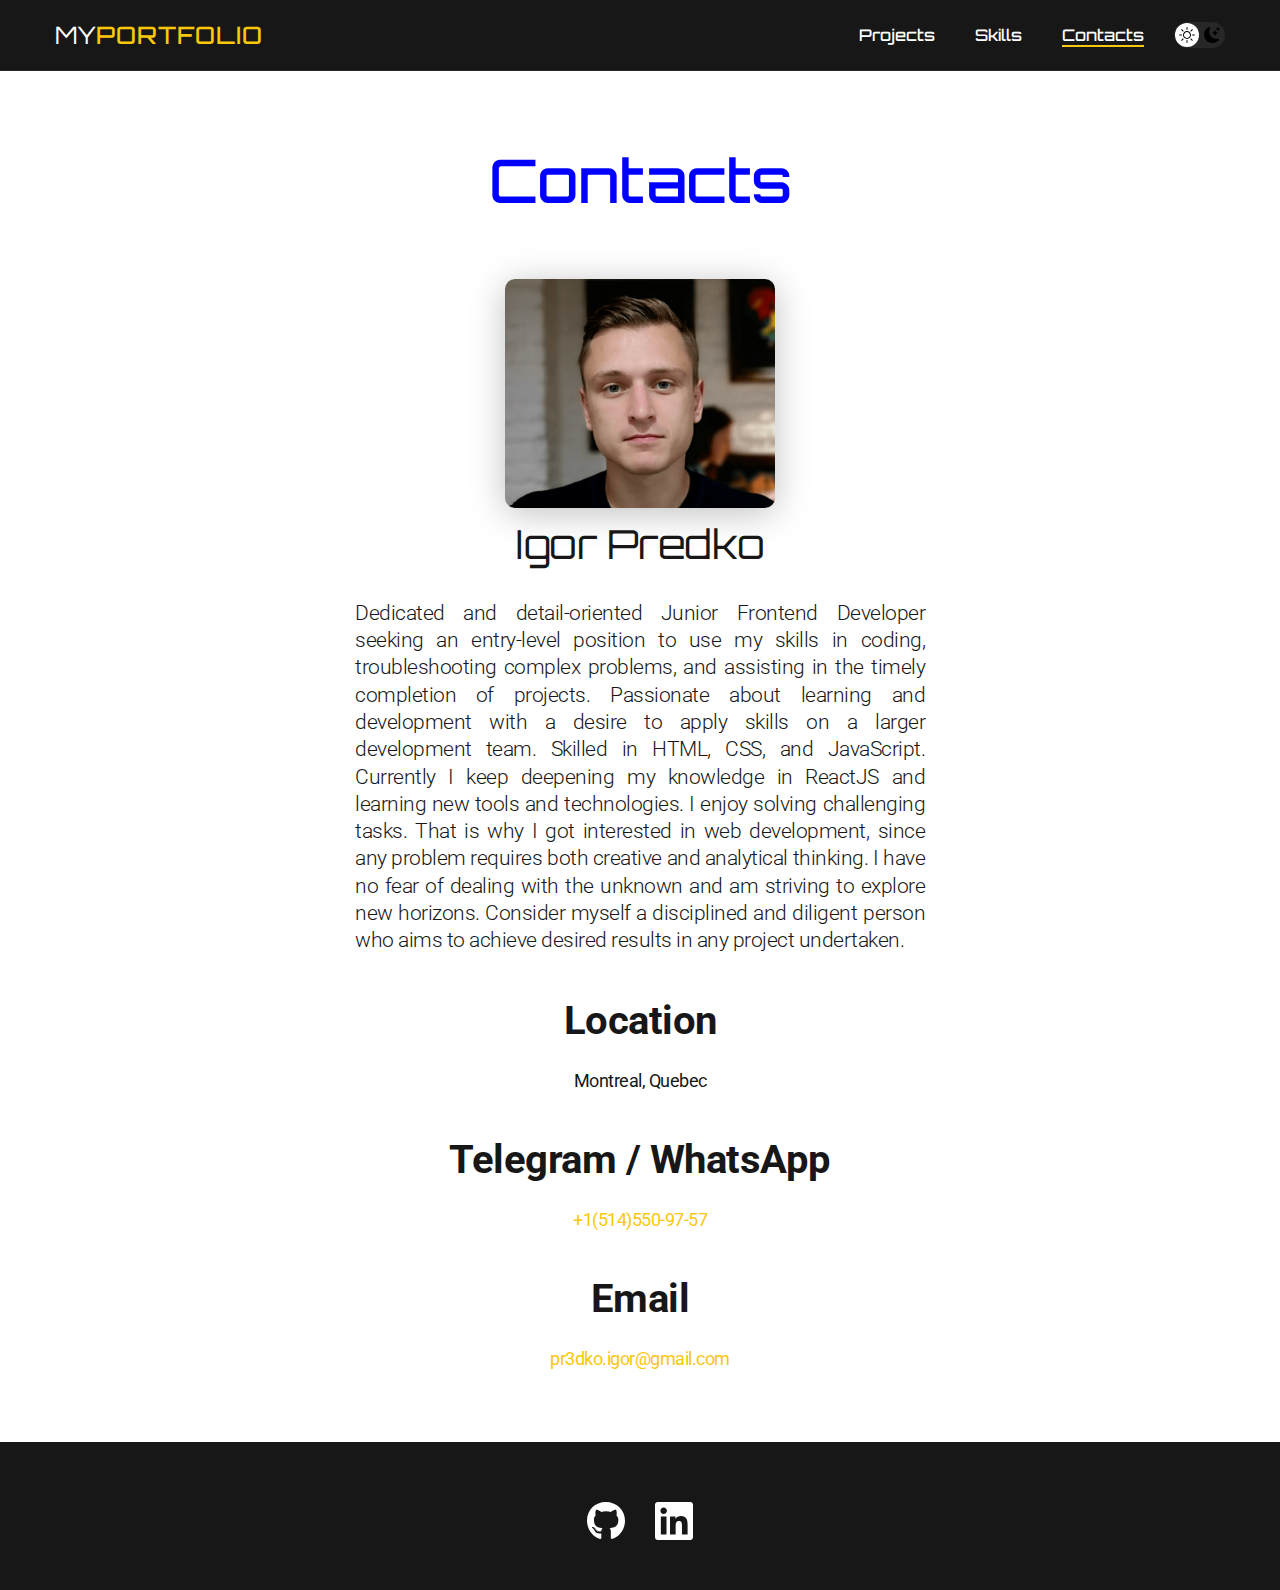
<file: contacts.html>
<!DOCTYPE html>
<html lang="en">
  <head>
    <meta charset="UTF-8" />
    <meta http-equiv="X-UA-Compatible" content="IE=edge" />
    <meta name="viewport" content="width=device-width, initial-scale=1.0" />
    <title>My portfolio</title>
    <link rel="stylesheet" href="./css/main.css" />
    <link rel="preconnect" href="https://fonts.googleapis.com" />
    <link rel="preconnect" href="https://fonts.gstatic.com" crossorigin />
    <link
      href="https://fonts.googleapis.com/css2?family=Orbitron:wght@500&display=swap"
      rel="stylesheet"
    />
    <link rel="preconnect" href="https://fonts.googleapis.com" />
    <link rel="preconnect" href="https://fonts.gstatic.com" crossorigin />
    <link
      href="https://fonts.googleapis.com/css2?family=Roboto:wght@300&display=swap"
      rel="stylesheet"
    />
    <link
      rel="stylesheet"
      href="https://cdnjs.cloudflare.com/ajax/libs/font-awesome/6.2.1/css/all.min.css"
    />
  </head>
  <body>
    <nav class="nav">
      <div class="container">
        <div class="nav-row">
          <a href="./index.html" class="logo">MY<strong>portfolio</strong></a>

          <button class="dark-mode-btn">
            <img
              src="./img/icons/sun.svg"
              alt="Light mode"
              class="dark-mode-btn__icon"
            />
            <img
              src="./img/icons/moon.svg"
              alt="Dark mode"
              class="dark-mode-btn__icon"
            />
          </button>

          <ul class="nav-list">
            <li class="nav-list__item">
              <a href="./index.html" class="nav-list__link">Projects</a>
            </li>
            <li class="nav-list__item">
              <a href="./skills.html" class="nav-list__link">Skills</a>
            </li>
            <li class="nav-list__item">
              <a
                href="./contacts.html"
                class="nav-list__link nav-list__link--active"
                >Contacts</a
              >
            </li>
          </ul>
        </div>
      </div>
    </nav>

    <main class="section">
      <div class="container">
        <h1 class="title-1">Contacts</h1>

        <ul class="content-list">
          <li class="content-list-pic">
            <img class="profileImg" src="./img/well hello.png" alt="" />
            <h2 class="title-2 myName">Igor Predko</h2>
            <p class="profile-info">
              Dedicated and detail-oriented Junior Frontend Developer seeking an
              entry-level position to use my skills in coding, troubleshooting
              complex problems, and assisting in the timely completion of
              projects. Passionate about learning and development with a desire
              to apply skills on a larger development team. Skilled in HTML,
              CSS, and JavaScript. Currently I keep deepening my knowledge in
              ReactJS and learning new tools and technologies. I enjoy solving
              challenging tasks. That is why I got interested in web
              development, since any problem requires both creative and
              analytical thinking. I have no fear of dealing with the unknown
              and am striving to explore new horizons. Consider myself a
              disciplined and diligent person who aims to achieve desired
              results in any project undertaken.
            </p>
          </li>
          <li class="content-list__item">
            <h2 class="title-2">Location</h2>
            <p>Montreal, Quebec</p>
          </li>
          <li class="content-list__item">
            <h2 class="title-2">Telegram / WhatsApp</h2>
            <p><a href="tel:+15145509757">+1(514)550-97-57</a></p>
          </li>
          <li class="content-list__item">
            <h2 class="title-2">Email</h2>
            <p>
              <a href="mailto:pr3dko.igor@gmail.com">pr3dko.igor@gmail.com</a>
            </p>
          </li>
        </ul>
      </div>
    </main>

    <footer class="footer">
      <div class="container">
        <div class="footer__wrapper">
          <ul class="social">
            <li class="social__item">
              <a href="https://github.com/IgorPredko"
                ><img src="./img/icons/gitHub.svg" alt="Link"
              /></a>
            </li>
            <li class="social__item">
              <a href="https://www.linkedin.com/in/igor-predko-539ab0262/"
                ><img src="./img/icons/linkedIn.svg" alt="Link"
              /></a>
            </li>
          </ul>
        </div>
      </div>
    </footer>

    <script src="./js/main.js"></script>
  </body>
</html>
</file>
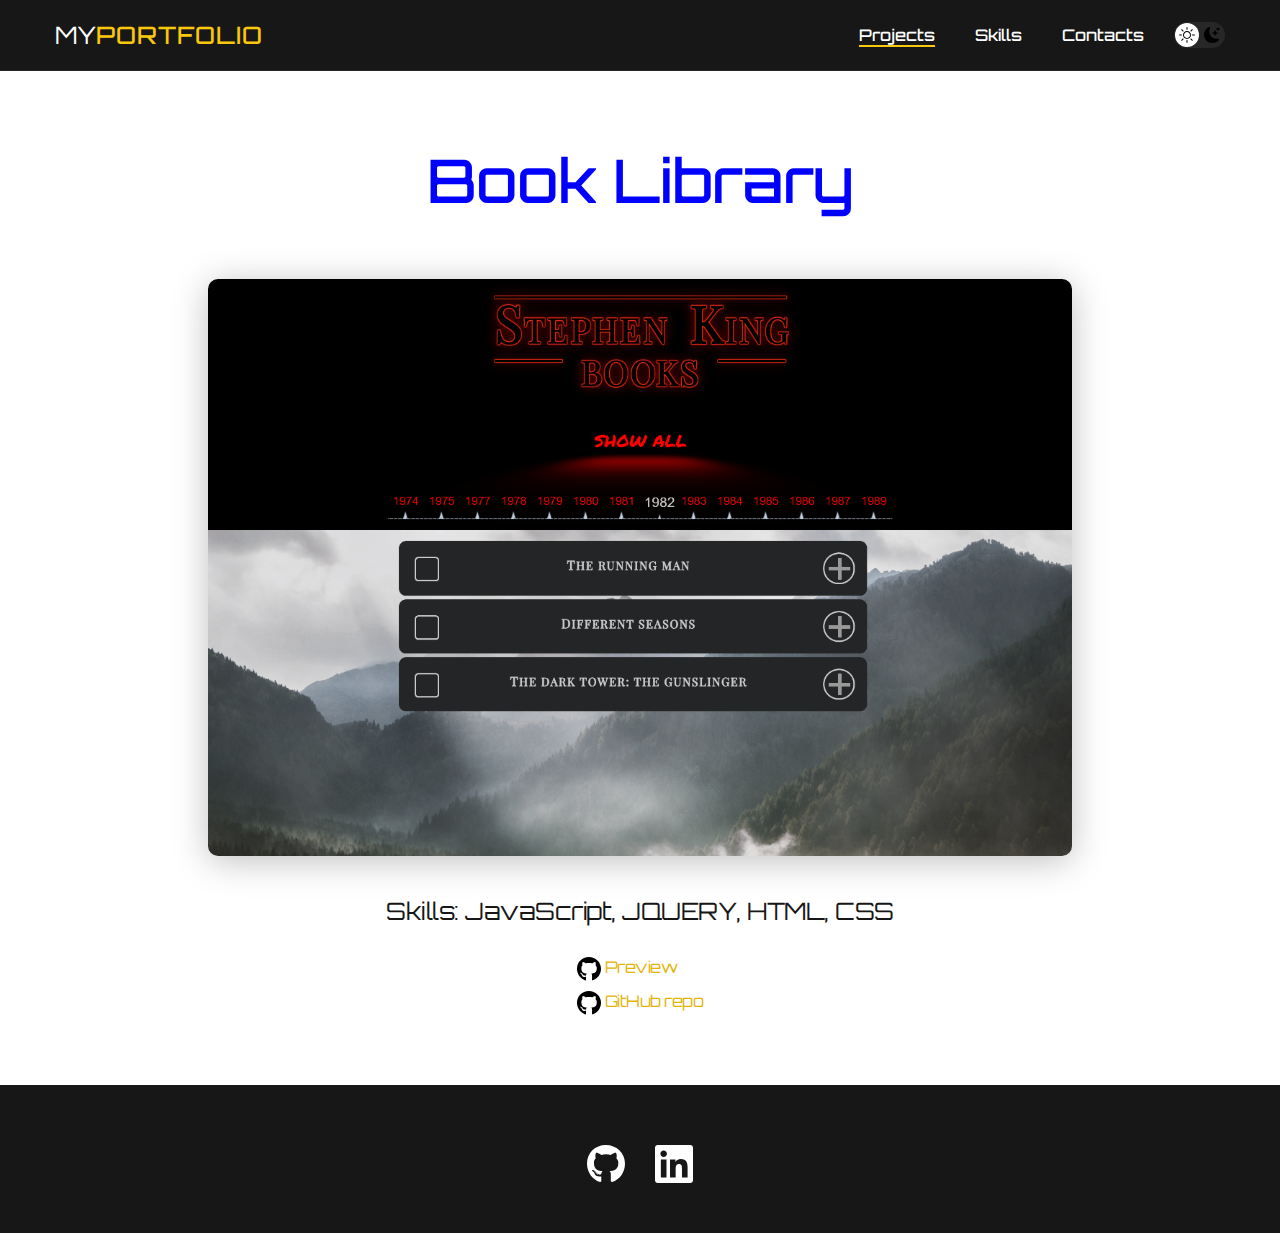
<file: project-page-2.html>
<!DOCTYPE html>
<html lang="en">
  <head>
    <meta charset="UTF-8" />
    <meta http-equiv="X-UA-Compatible" content="IE=edge" />
    <meta name="viewport" content="width=device-width, initial-scale=1.0" />
    <title>My portfolio</title>
    <link rel="stylesheet" href="./css/main.css" />
    <link rel="preconnect" href="https://fonts.googleapis.com" />
    <link rel="preconnect" href="https://fonts.gstatic.com" crossorigin />
    <link
      href="https://fonts.googleapis.com/css2?family=Orbitron:wght@500&display=swap"
      rel="stylesheet"
    />
    <link rel="preconnect" href="https://fonts.googleapis.com" />
    <link rel="preconnect" href="https://fonts.gstatic.com" crossorigin />
    <link
      href="https://fonts.googleapis.com/css2?family=Roboto:wght@300&display=swap"
      rel="stylesheet"
    />
    <link
      rel="stylesheet"
      href="https://cdnjs.cloudflare.com/ajax/libs/font-awesome/6.2.1/css/all.min.css"
    />
  </head>
  <body>
    <nav class="nav">
      <div class="container">
        <div class="nav-row">
          <a href="./index.html" class="logo">MY<strong>portfolio</strong></a>

          <button class="dark-mode-btn">
            <img
              src="./img/icons/sun.svg"
              alt="Light mode"
              class="dark-mode-btn__icon"
            />
            <img
              src="./img/icons/moon.svg"
              alt="Dark mode"
              class="dark-mode-btn__icon"
            />
          </button>

          <ul class="nav-list">
            <li class="nav-list__item">
              <a
                href="./index.html"
                class="nav-list__link nav-list__link--active"
                >Projects</a
              >
            </li>
            <li class="nav-list__item">
              <a href="./skills.html" class="nav-list__link">Skills</a>
            </li>
            <li class="nav-list__item">
              <a href="./contacts.html" class="nav-list__link">Contacts</a>
            </li>
          </ul>
        </div>
      </div>
    </nav>

    <main class="section">
      <div class="container">
        <div class="project-details">
          <h1 class="title-1">Book Library</h1>

          <img
            src="./img/projects/02.png"
            alt=""
            class="project-details__cover"
          />

          <div class="project-details__desc">
            <p>Skills: JavaScript, JQUERY, HTML, CSS</p>
          </div>
          <div class="github-links">
            <a
              href="https://igorpredko.github.io/Sk-Books-Library/"
              class="btn-outline"
            >
              <img src="./img/icons/gitHub-black.svg" alt="" />
              Preview
            </a>

            <a
              href="https://github.com/IgorPredko/Sk-Books-Library"
              class="btn-outline"
            >
              <img src="./img/icons/gitHub-black.svg" alt="" />
              GitHub repo
            </a>
          </div>
        </div>
      </div>
    </main>

    <footer class="footer">
      <div class="container">
        <div class="footer__wrapper">
          <ul class="social">
            <li class="social__item">
              <a href="https://github.com/IgorPredko"
                ><img src="./img/icons/gitHub.svg" alt="Link"
              /></a>
            </li>
            <li class="social__item">
              <a href="https://www.linkedin.com/in/igor-predko-539ab0262/"
                ><img src="./img/icons/linkedIn.svg" alt="Link"
              /></a>
            </li>
          </ul>
        </div>
      </div>
    </footer>

    <script src="./js/main.js"></script>
  </body>
</html>
</file>
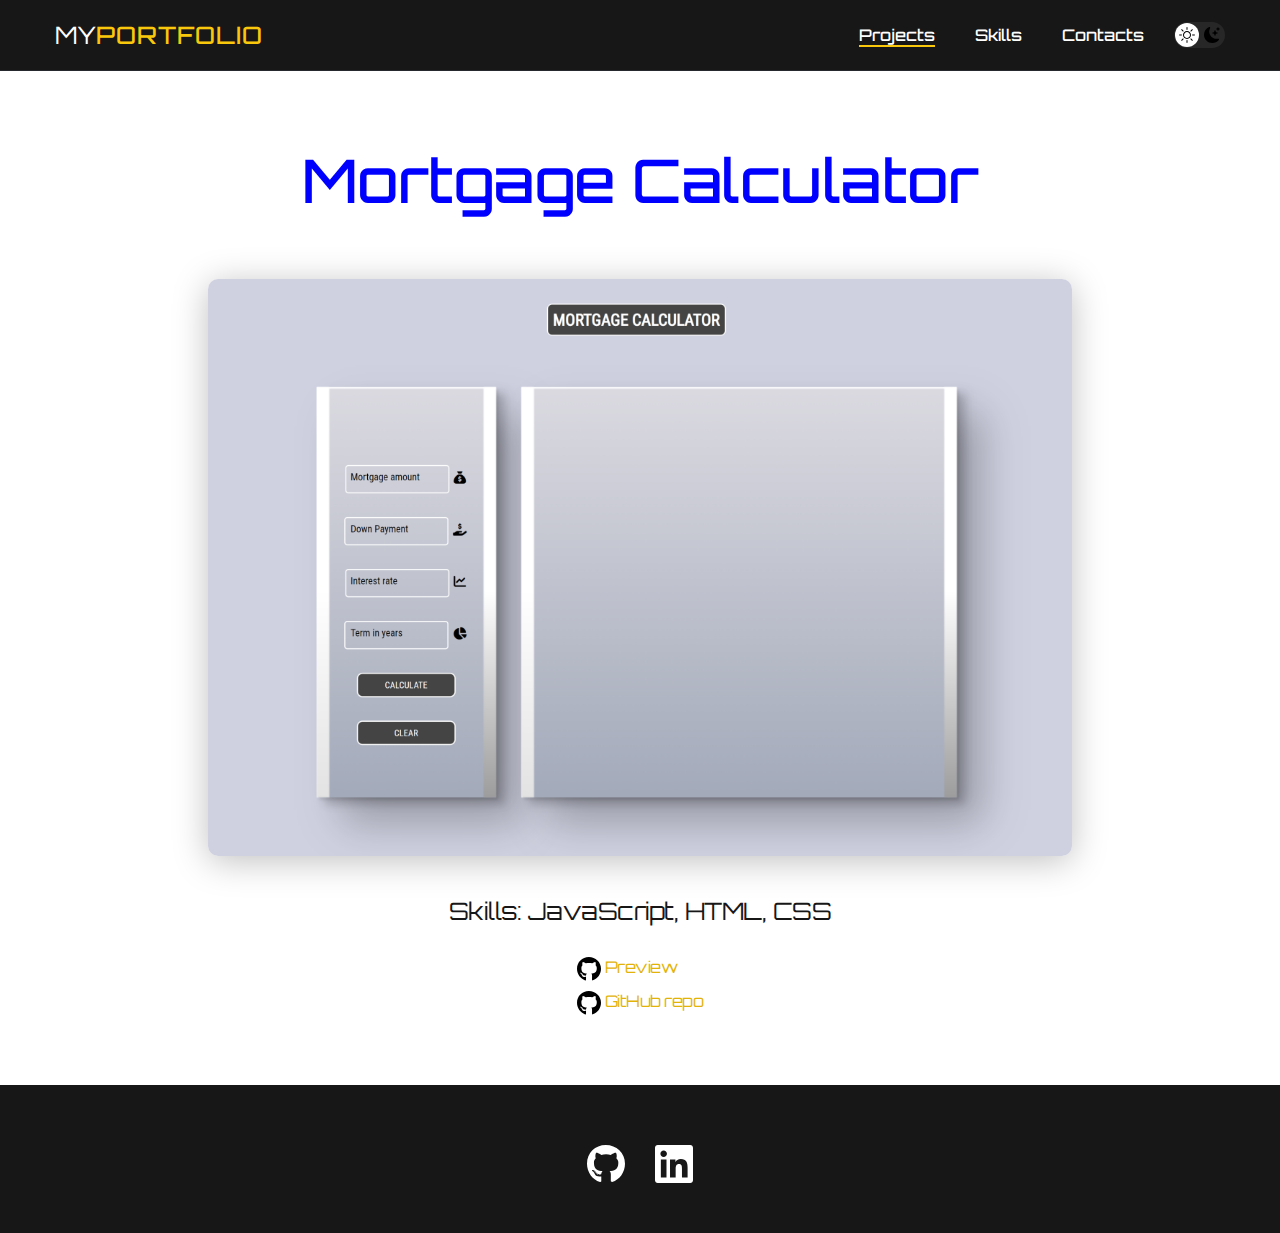
<file: project-page-2new.html>
<!DOCTYPE html>
<html lang="en">
  <head>
    <meta charset="UTF-8" />
    <meta http-equiv="X-UA-Compatible" content="IE=edge" />
    <meta name="viewport" content="width=device-width, initial-scale=1.0" />
    <title>My portfolio</title>
    <link rel="stylesheet" href="./css/main.css" />
    <link rel="preconnect" href="https://fonts.googleapis.com" />
    <link rel="preconnect" href="https://fonts.gstatic.com" crossorigin />
    <link
      href="https://fonts.googleapis.com/css2?family=Orbitron:wght@500&display=swap"
      rel="stylesheet"
    />
    <link rel="preconnect" href="https://fonts.googleapis.com" />
    <link rel="preconnect" href="https://fonts.gstatic.com" crossorigin />
    <link
      href="https://fonts.googleapis.com/css2?family=Roboto:wght@300&display=swap"
      rel="stylesheet"
    />
    <link
      rel="stylesheet"
      href="https://cdnjs.cloudflare.com/ajax/libs/font-awesome/6.2.1/css/all.min.css"
    />
  </head>
  <body>
    <nav class="nav">
      <div class="container">
        <div class="nav-row">
          <a href="./index.html" class="logo">MY<strong>portfolio</strong></a>

          <button class="dark-mode-btn">
            <img
              src="./img/icons/sun.svg"
              alt="Light mode"
              class="dark-mode-btn__icon"
            />
            <img
              src="./img/icons/moon.svg"
              alt="Dark mode"
              class="dark-mode-btn__icon"
            />
          </button>

          <ul class="nav-list">
            <li class="nav-list__item">
              <a
                href="./index.html"
                class="nav-list__link nav-list__link--active"
                >Projects</a
              >
            </li>
            <li class="nav-list__item">
              <a href="./skills.html" class="nav-list__link">Skills</a>
            </li>
            <li class="nav-list__item">
              <a href="./contacts.html" class="nav-list__link">Contacts</a>
            </li>
          </ul>
        </div>
      </div>
    </nav>

    <main class="section">
      <div class="container">
        <div class="project-details">
          <h1 class="title-1">Mortgage Calculator</h1>

          <img
            src="./img/projects/02-new.png"
            alt=""
            class="project-details__cover"
          />

          <div class="project-details__desc">
            <p>Skills: JavaScript, HTML, CSS</p>
          </div>
          <div class="github-links">
            <a
              href="https://igorpredko.github.io/Mortgage-Calculator/"
              class="btn-outline"
            >
              <img src="./img/icons/gitHub-black.svg" alt="" />
              Preview
            </a>

            <a
              href="https://github.com/IgorPredko/Mortgage-Calculator"
              class="btn-outline"
            >
              <img src="./img/icons/gitHub-black.svg" alt="" />
              GitHub repo
            </a>
          </div>
        </div>
      </div>
    </main>

    <footer class="footer">
      <div class="container">
        <div class="footer__wrapper">
          <ul class="social">
            <li class="social__item">
              <a href="https://github.com/IgorPredko"
                ><img src="./img/icons/gitHub.svg" alt="Link"
              /></a>
            </li>
            <li class="social__item">
              <a href="https://www.linkedin.com/in/igor-predko-539ab0262/"
                ><img src="./img/icons/linkedIn.svg" alt="Link"
              /></a>
            </li>
          </ul>
        </div>
      </div>
    </footer>

    <script src="./js/main.js"></script>
  </body>
</html>
</file>
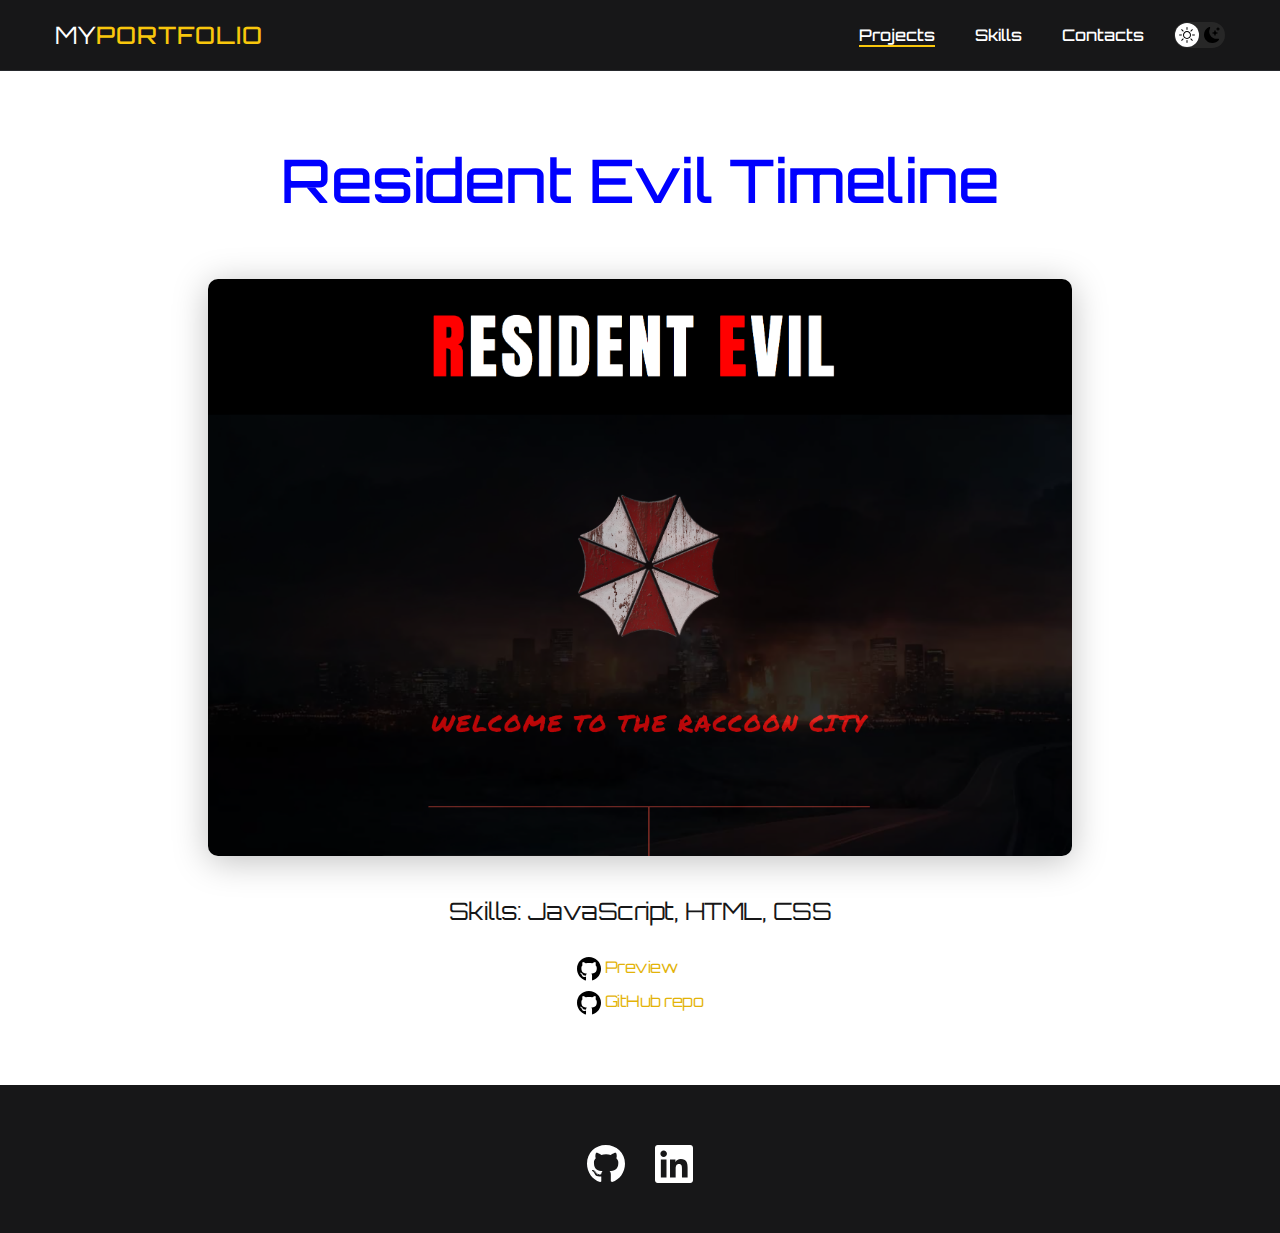
<file: project-page-3.html>
<!DOCTYPE html>
<html lang="en">
  <head>
    <meta charset="UTF-8" />
    <meta http-equiv="X-UA-Compatible" content="IE=edge" />
    <meta name="viewport" content="width=device-width, initial-scale=1.0" />
    <title>My portfolio</title>
    <link rel="stylesheet" href="./css/main.css" />
    <link rel="preconnect" href="https://fonts.googleapis.com" />
    <link rel="preconnect" href="https://fonts.gstatic.com" crossorigin />
    <link
      href="https://fonts.googleapis.com/css2?family=Orbitron:wght@500&display=swap"
      rel="stylesheet"
    />
    <link rel="preconnect" href="https://fonts.googleapis.com" />
    <link rel="preconnect" href="https://fonts.gstatic.com" crossorigin />
    <link
      href="https://fonts.googleapis.com/css2?family=Roboto:wght@300&display=swap"
      rel="stylesheet"
    />
    <link
      rel="stylesheet"
      href="https://cdnjs.cloudflare.com/ajax/libs/font-awesome/6.2.1/css/all.min.css"
    />
  </head>
  <body>
    <nav class="nav">
      <div class="container">
        <div class="nav-row">
          <a href="./index.html" class="logo">MY<strong>portfolio</strong></a>

          <button class="dark-mode-btn">
            <img
              src="./img/icons/sun.svg"
              alt="Light mode"
              class="dark-mode-btn__icon"
            />
            <img
              src="./img/icons/moon.svg"
              alt="Dark mode"
              class="dark-mode-btn__icon"
            />
          </button>

          <ul class="nav-list">
            <li class="nav-list__item">
              <a
                href="./index.html"
                class="nav-list__link nav-list__link--active"
                >Projects</a
              >
            </li>
            <li class="nav-list__item">
              <a href="./skills.html" class="nav-list__link">Skills</a>
            </li>
            <li class="nav-list__item">
              <a href="./contacts.html" class="nav-list__link">Contacts</a>
            </li>
          </ul>
        </div>
      </div>
    </nav>

    <main class="section">
      <div class="container">
        <div class="project-details">
          <h1 class="title-1">Resident Evil Timeline</h1>

          <img
            src="./img/projects/03.png"
            alt=""
            class="project-details__cover"
          />

          <div class="project-details__desc">
            <p>Skills: JavaScript, HTML, CSS</p>
          </div>

          <div class="github-links">
            <a
              href="https://igorpredko.github.io/ResidentEvil-Timeline/"
              class="btn-outline"
            >
              <img src="./img/icons/gitHub-black.svg" alt="" />
              Preview
            </a>

            <a
              href="https://github.com/IgorPredko/ResidentEvil-Timeline"
              class="btn-outline"
            >
              <img src="./img/icons/gitHub-black.svg" alt="" />
              GitHub repo
            </a>
          </div>
        </div>
      </div>
    </main>

    <footer class="footer">
      <div class="container">
        <div class="footer__wrapper">
          <ul class="social">
            <li class="social__item">
              <a href="https://github.com/IgorPredko"
                ><img src="./img/icons/gitHub.svg" alt="Link"
              /></a>
            </li>
            <li class="social__item">
              <a href="https://www.linkedin.com/in/igor-predko-539ab0262/"
                ><img src="./img/icons/linkedIn.svg" alt="Link"
              /></a>
            </li>
          </ul>
        </div>
      </div>
    </footer>

    <script src="./js/main.js"></script>
  </body>
</html>
</file>
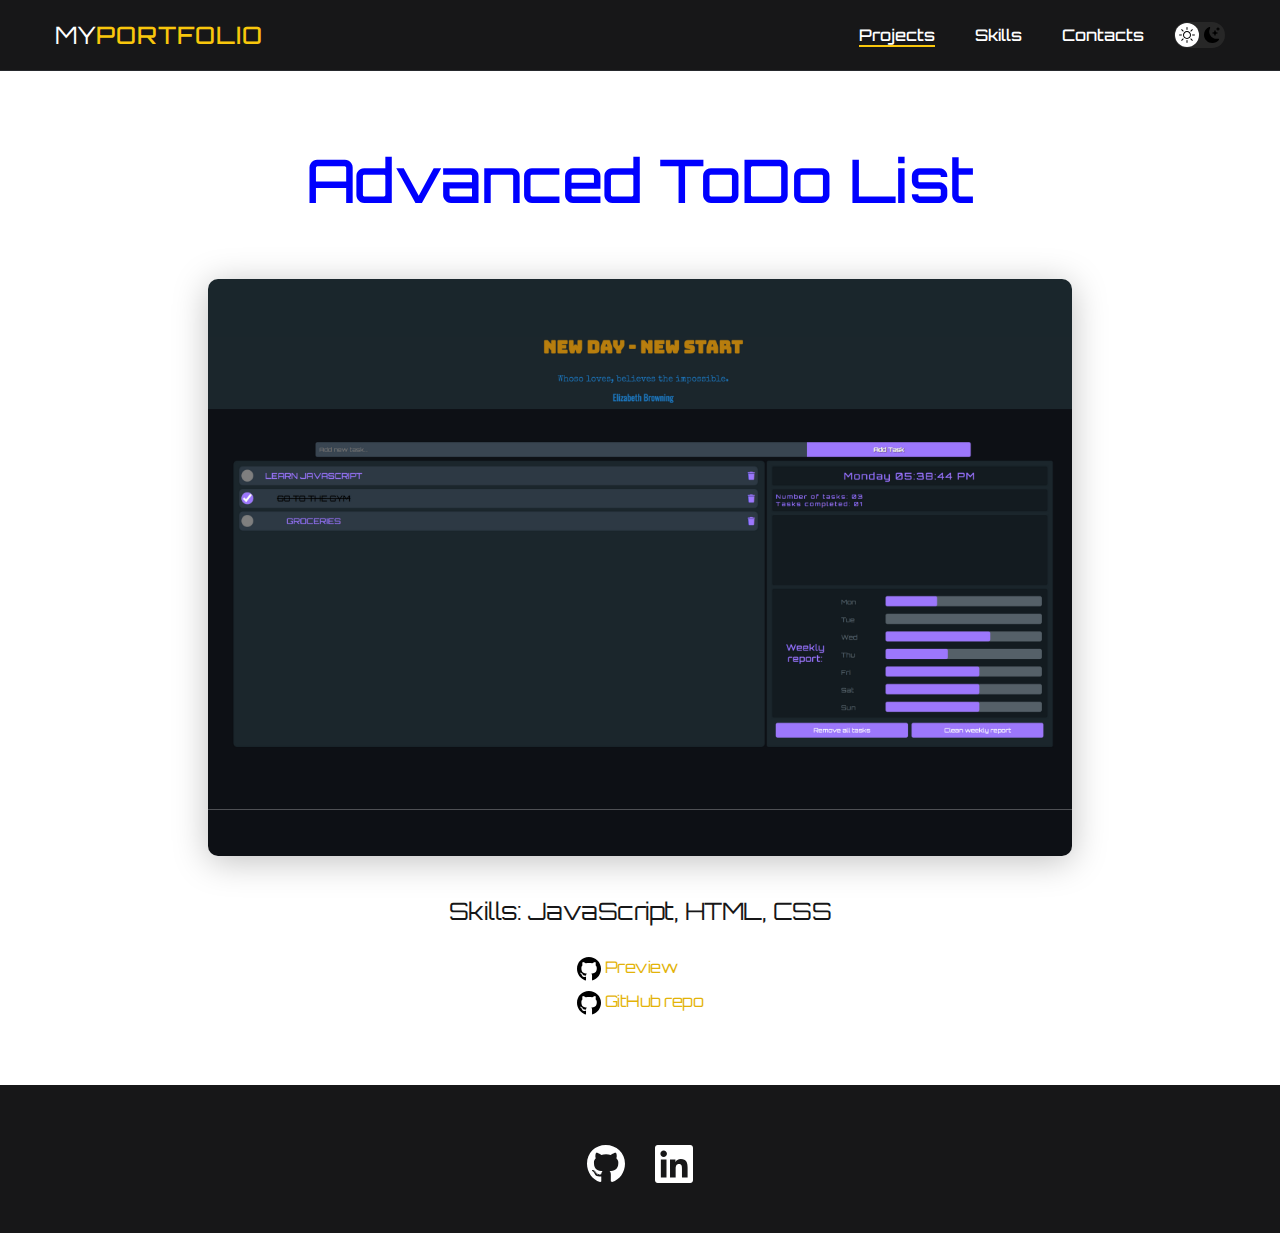
<file: project-page-3new.html>
<!DOCTYPE html>
<html lang="en">
  <head>
    <meta charset="UTF-8" />
    <meta http-equiv="X-UA-Compatible" content="IE=edge" />
    <meta name="viewport" content="width=device-width, initial-scale=1.0" />
    <title>My portfolio</title>
    <link rel="stylesheet" href="./css/main.css" />
    <link rel="preconnect" href="https://fonts.googleapis.com" />
    <link rel="preconnect" href="https://fonts.gstatic.com" crossorigin />
    <link
      href="https://fonts.googleapis.com/css2?family=Orbitron:wght@500&display=swap"
      rel="stylesheet"
    />
    <link rel="preconnect" href="https://fonts.googleapis.com" />
    <link rel="preconnect" href="https://fonts.gstatic.com" crossorigin />
    <link
      href="https://fonts.googleapis.com/css2?family=Roboto:wght@300&display=swap"
      rel="stylesheet"
    />
    <link
      rel="stylesheet"
      href="https://cdnjs.cloudflare.com/ajax/libs/font-awesome/6.2.1/css/all.min.css"
    />
  </head>
  <body>
    <nav class="nav">
      <div class="container">
        <div class="nav-row">
          <a href="./index.html" class="logo">MY<strong>portfolio</strong></a>

          <button class="dark-mode-btn">
            <img
              src="./img/icons/sun.svg"
              alt="Light mode"
              class="dark-mode-btn__icon"
            />
            <img
              src="./img/icons/moon.svg"
              alt="Dark mode"
              class="dark-mode-btn__icon"
            />
          </button>

          <ul class="nav-list">
            <li class="nav-list__item">
              <a
                href="./index.html"
                class="nav-list__link nav-list__link--active"
                >Projects</a
              >
            </li>
            <li class="nav-list__item">
              <a href="./skills.html" class="nav-list__link">Skills</a>
            </li>
            <li class="nav-list__item">
              <a href="./contacts.html" class="nav-list__link">Contacts</a>
            </li>
          </ul>
        </div>
      </div>
    </nav>

    <main class="section">
      <div class="container">
        <div class="project-details">
          <h1 class="title-1">Advanced ToDo List</h1>

          <img
            src="./img/projects/03-new.png"
            alt=""
            class="project-details__cover"
          />

          <div class="project-details__desc">
            <p>Skills: JavaScript, HTML, CSS</p>
          </div>
          <div class="github-links">
            <a
              href="https://igorpredko.github.io/Advanced-ToDo-with-progress-panel/"
              class="btn-outline"
            >
              <img src="./img/icons/gitHub-black.svg" alt="" />
              Preview
            </a>

            <a
              href="https://github.com/IgorPredko/Advanced-ToDo-with-progress-panel"
              class="btn-outline"
            >
              <img src="./img/icons/gitHub-black.svg" alt="" />
              GitHub repo
            </a>
          </div>
        </div>
      </div>
    </main>

    <footer class="footer">
      <div class="container">
        <div class="footer__wrapper">
          <ul class="social">
            <li class="social__item">
              <a href="https://github.com/IgorPredko"
                ><img src="./img/icons/gitHub.svg" alt="Link"
              /></a>
            </li>
            <li class="social__item">
              <a href="https://www.linkedin.com/in/igor-predko-539ab0262/"
                ><img src="./img/icons/linkedIn.svg" alt="Link"
              /></a>
            </li>
          </ul>
        </div>
      </div>
    </footer>

    <script src="./js/main.js"></script>
  </body>
</html>
</file>
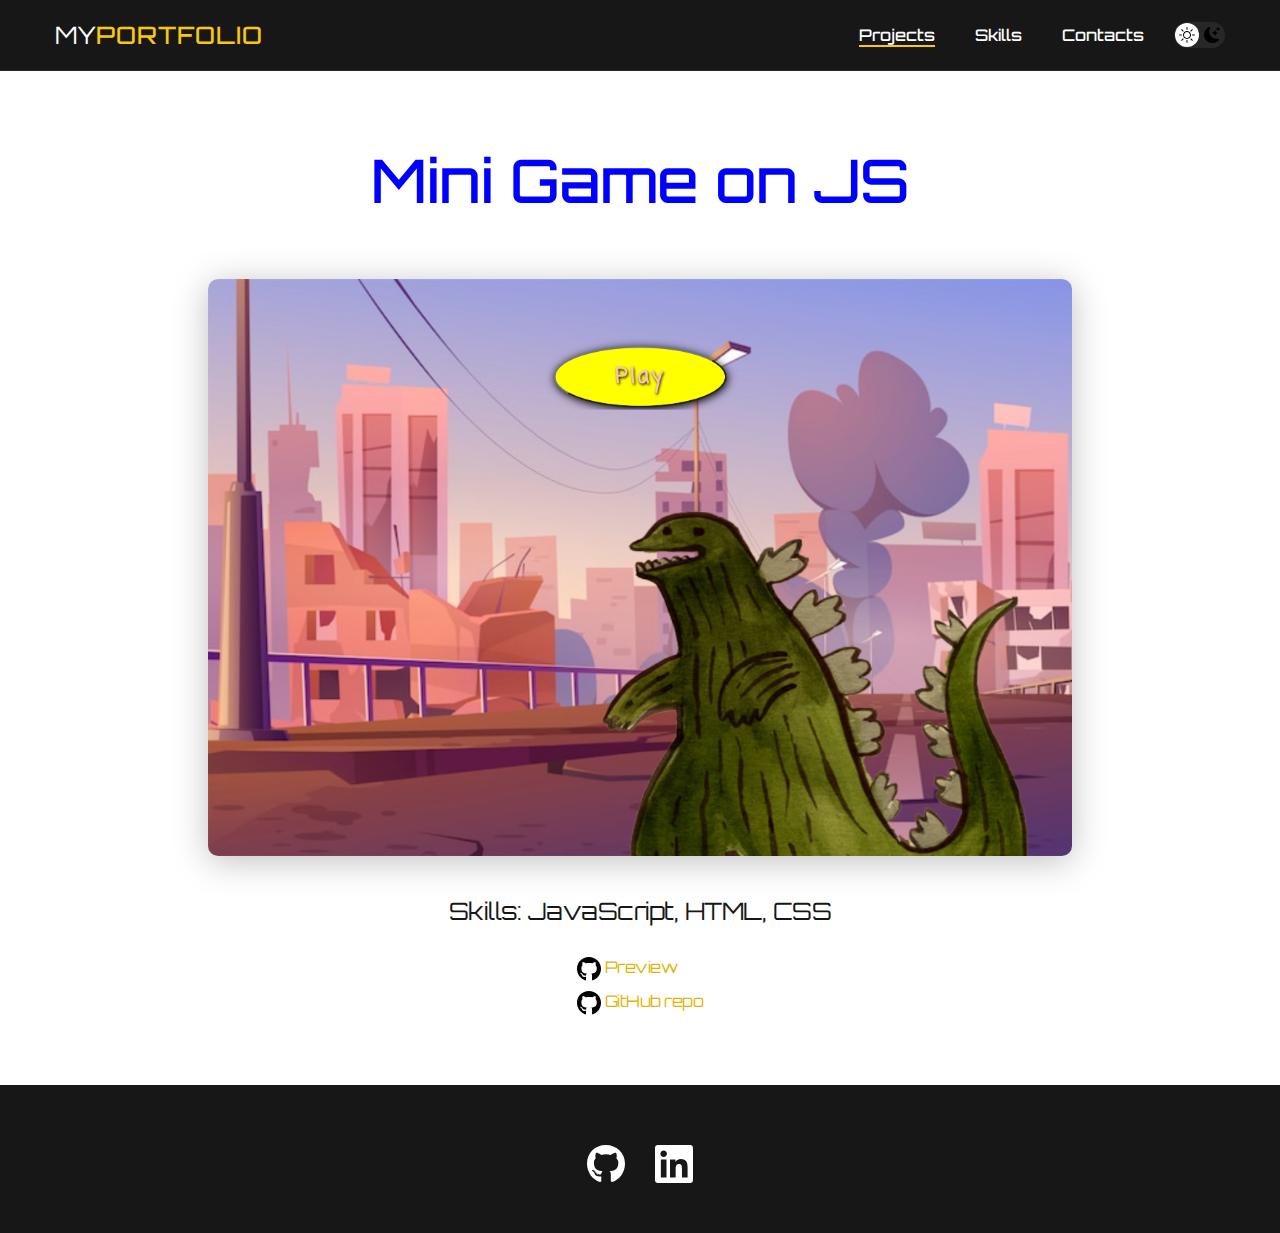
<file: project-page-4.html>
<!DOCTYPE html>
<html lang="en">
  <head>
    <meta charset="UTF-8" />
    <meta http-equiv="X-UA-Compatible" content="IE=edge" />
    <meta name="viewport" content="width=device-width, initial-scale=1.0" />
    <title>My portfolio</title>
    <link rel="stylesheet" href="./css/main.css" />
    <link rel="preconnect" href="https://fonts.googleapis.com" />
    <link rel="preconnect" href="https://fonts.gstatic.com" crossorigin />
    <link
      href="https://fonts.googleapis.com/css2?family=Orbitron:wght@500&display=swap"
      rel="stylesheet"
    />
    <link rel="preconnect" href="https://fonts.googleapis.com" />
    <link rel="preconnect" href="https://fonts.gstatic.com" crossorigin />
    <link
      href="https://fonts.googleapis.com/css2?family=Roboto:wght@300&display=swap"
      rel="stylesheet"
    />
    <link
      rel="stylesheet"
      href="https://cdnjs.cloudflare.com/ajax/libs/font-awesome/6.2.1/css/all.min.css"
    />
  </head>
  <body>
    <nav class="nav">
      <div class="container">
        <div class="nav-row">
          <a href="./index.html" class="logo">MY<strong>portfolio</strong></a>

          <button class="dark-mode-btn">
            <img
              src="./img/icons/sun.svg"
              alt="Light mode"
              class="dark-mode-btn__icon"
            />
            <img
              src="./img/icons/moon.svg"
              alt="Dark mode"
              class="dark-mode-btn__icon"
            />
          </button>

          <ul class="nav-list">
            <li class="nav-list__item">
              <a
                href="./index.html"
                class="nav-list__link nav-list__link--active"
                >Projects</a
              >
            </li>
            <li class="nav-list__item">
              <a href="./skills.html" class="nav-list__link">Skills</a>
            </li>
            <li class="nav-list__item">
              <a href="./contacts.html" class="nav-list__link">Contacts</a>
            </li>
          </ul>
        </div>
      </div>
    </nav>

    <main class="section">
      <div class="container">
        <div class="project-details">
          <h1 class="title-1">Mini Game on JS</h1>

          <img
            src="./img/projects/04.png"
            alt=""
            class="project-details__cover"
          />

          <div class="project-details__desc">
            <p>Skills: JavaScript, HTML, CSS</p>
          </div>

          <div class="github-links">
            <a
              href="https://igorpredko.github.io/Dino-mini-game/"
              class="btn-outline"
            >
              <img src="./img/icons/gitHub-black.svg" alt="" />
              Preview
            </a>

            <a
              href="https://github.com/IgorPredko/Dino-mini-game"
              class="btn-outline"
            >
              <img src="./img/icons/gitHub-black.svg" alt="" />
              GitHub repo
            </a>
          </div>
        </div>
      </div>
    </main>

    <footer class="footer">
      <div class="container">
        <div class="footer__wrapper">
          <ul class="social">
            <li class="social__item">
              <a href="https://github.com/IgorPredko"
                ><img src="./img/icons/gitHub.svg" alt="Link"
              /></a>
            </li>
            <li class="social__item">
              <a href="https://www.linkedin.com/in/igor-predko-539ab0262/"
                ><img src="./img/icons/linkedIn.svg" alt="Link"
              /></a>
            </li>
          </ul>
        </div>
      </div>
    </footer>

    <script src="./js/main.js"></script>
  </body>
</html>
</file>
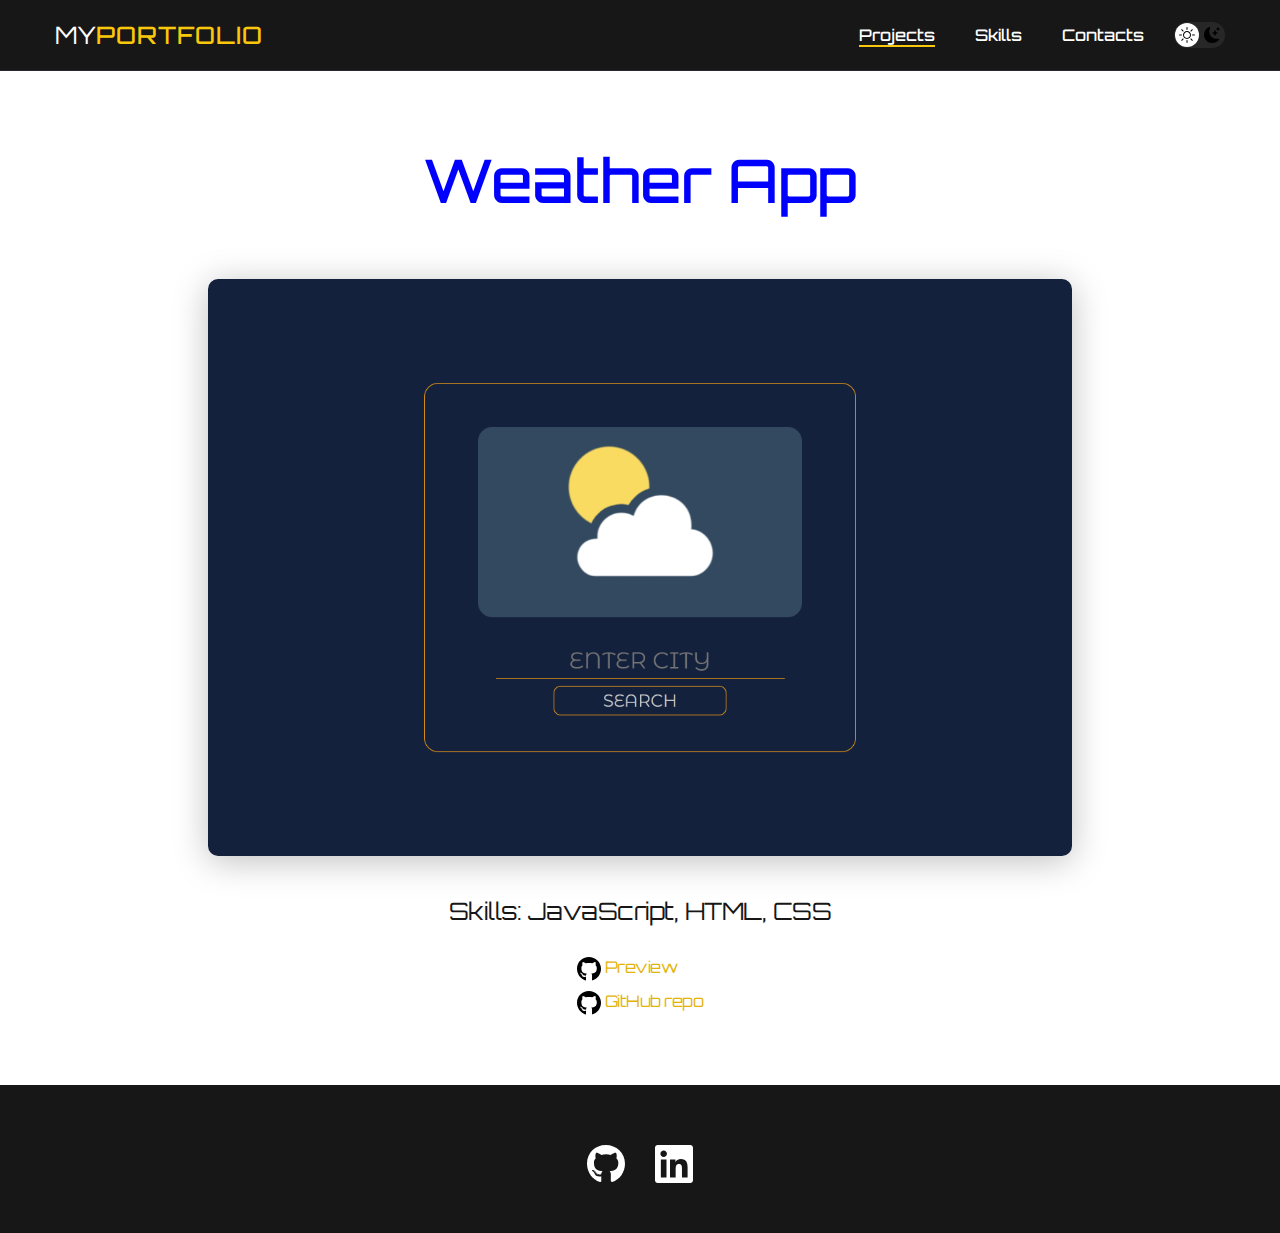
<file: project-page-5.html>
<!DOCTYPE html>
<html lang="en">
  <head>
    <meta charset="UTF-8" />
    <meta http-equiv="X-UA-Compatible" content="IE=edge" />
    <meta name="viewport" content="width=device-width, initial-scale=1.0" />
    <title>My portfolio</title>
    <link rel="stylesheet" href="./css/main.css" />
    <link rel="preconnect" href="https://fonts.googleapis.com" />
    <link rel="preconnect" href="https://fonts.gstatic.com" crossorigin />
    <link
      href="https://fonts.googleapis.com/css2?family=Orbitron:wght@500&display=swap"
      rel="stylesheet"
    />
    <link rel="preconnect" href="https://fonts.googleapis.com" />
    <link rel="preconnect" href="https://fonts.gstatic.com" crossorigin />
    <link
      href="https://fonts.googleapis.com/css2?family=Roboto:wght@300&display=swap"
      rel="stylesheet"
    />
    <link
      rel="stylesheet"
      href="https://cdnjs.cloudflare.com/ajax/libs/font-awesome/6.2.1/css/all.min.css"
    />
  </head>
  <body>
    <nav class="nav">
      <div class="container">
        <div class="nav-row">
          <a href="./index.html" class="logo">MY<strong>portfolio</strong></a>

          <button class="dark-mode-btn">
            <img
              src="./img/icons/sun.svg"
              alt="Light mode"
              class="dark-mode-btn__icon"
            />
            <img
              src="./img/icons/moon.svg"
              alt="Dark mode"
              class="dark-mode-btn__icon"
            />
          </button>

          <ul class="nav-list">
            <li class="nav-list__item">
              <a
                href="./index.html"
                class="nav-list__link nav-list__link--active"
                >Projects</a
              >
            </li>
            <li class="nav-list__item">
              <a href="./skills.html" class="nav-list__link">Skills</a>
            </li>
            <li class="nav-list__item">
              <a href="./contacts.html" class="nav-list__link">Contacts</a>
            </li>
          </ul>
        </div>
      </div>
    </nav>

    <main class="section">
      <div class="container">
        <div class="project-details">
          <h1 class="title-1">Weather App</h1>

          <img
            src="./img/projects/05.png"
            alt=""
            class="project-details__cover"
          />

          <div class="project-details__desc">
            <p>Skills: JavaScript, HTML, CSS</p>
          </div>

          <div class="github-links">
            <a
              href="https://igorpredko.github.io/Weather-app/"
              class="btn-outline"
            >
              <img src="./img/icons/gitHub-black.svg" alt="" />
              Preview
            </a>

            <a
              href="https://github.com/IgorPredko/Weather-app"
              class="btn-outline"
            >
              <img src="./img/icons/gitHub-black.svg" alt="" />
              GitHub repo
            </a>
          </div>
        </div>
      </div>
    </main>

    <footer class="footer">
      <div class="container">
        <div class="footer__wrapper">
          <ul class="social">
            <li class="social__item">
              <a href="https://github.com/IgorPredko"
                ><img src="./img/icons/gitHub.svg" alt="Link"
              /></a>
            </li>
            <li class="social__item">
              <a href="https://www.linkedin.com/in/igor-predko-539ab0262/"
                ><img src="./img/icons/linkedIn.svg" alt="Link"
              /></a>
            </li>
          </ul>
        </div>
      </div>
    </footer>

    <script src="./js/main.js"></script>
  </body>
</html>
</file>
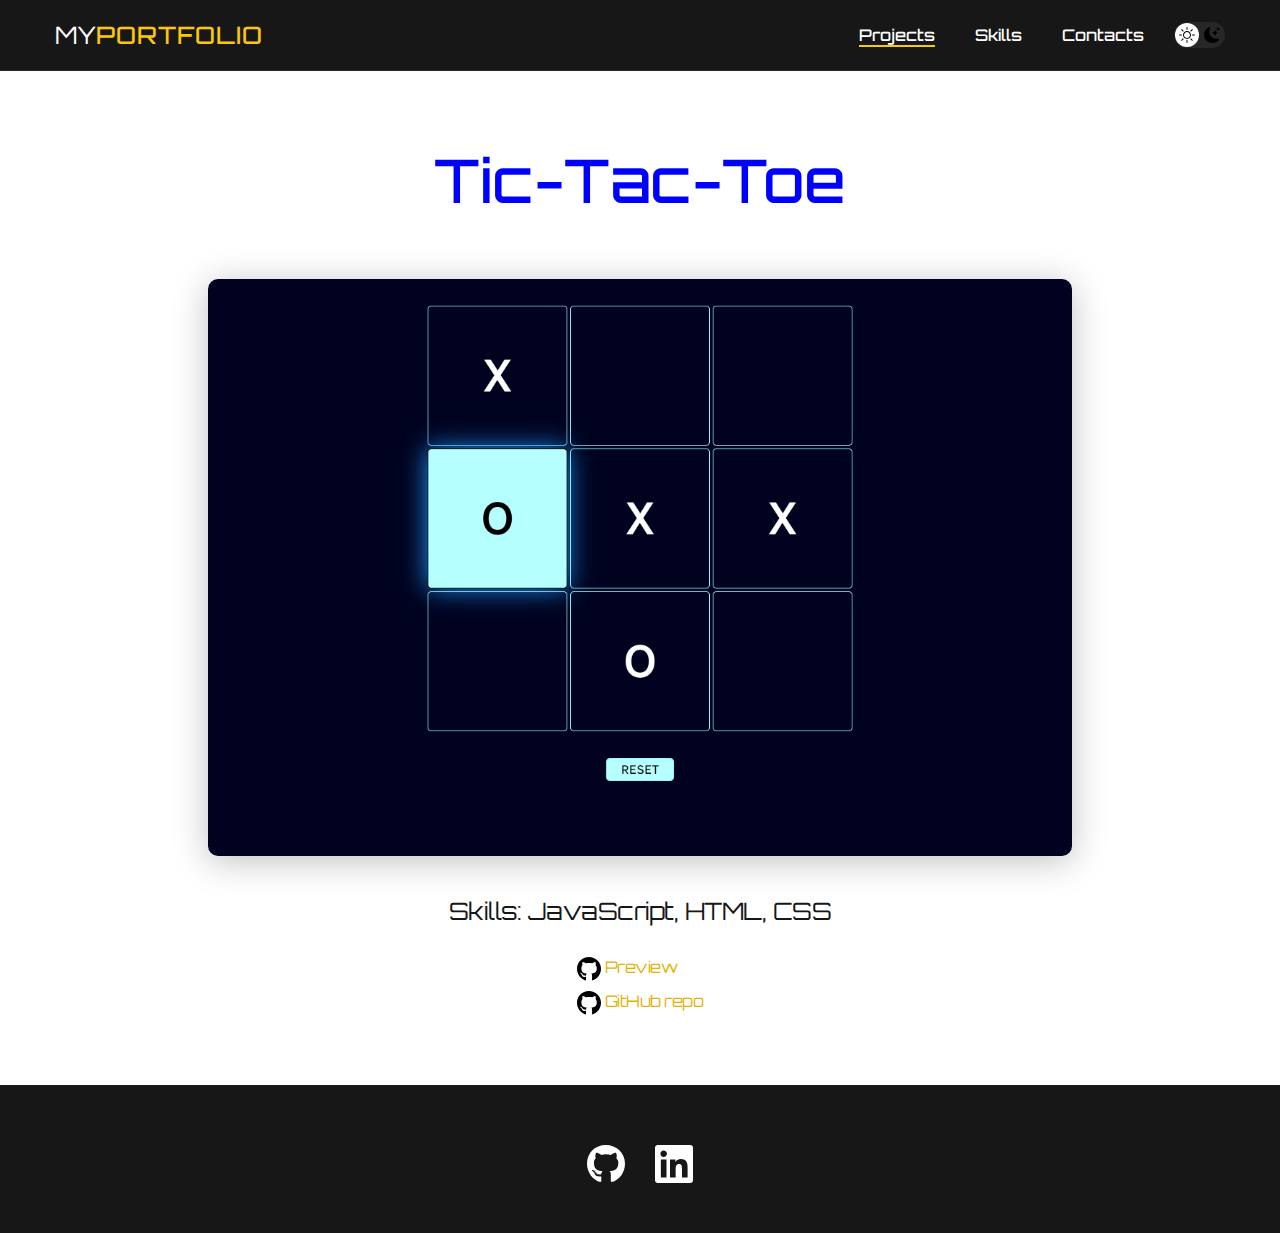
<file: project-page-6.html>
<!DOCTYPE html>
<html lang="en">
  <head>
    <meta charset="UTF-8" />
    <meta http-equiv="X-UA-Compatible" content="IE=edge" />
    <meta name="viewport" content="width=device-width, initial-scale=1.0" />
    <title>My portfolio</title>
    <link rel="stylesheet" href="./css/main.css" />
    <link rel="preconnect" href="https://fonts.googleapis.com" />
    <link rel="preconnect" href="https://fonts.gstatic.com" crossorigin />
    <link
      href="https://fonts.googleapis.com/css2?family=Orbitron:wght@500&display=swap"
      rel="stylesheet"
    />
    <link rel="preconnect" href="https://fonts.googleapis.com" />
    <link rel="preconnect" href="https://fonts.gstatic.com" crossorigin />
    <link
      href="https://fonts.googleapis.com/css2?family=Roboto:wght@300&display=swap"
      rel="stylesheet"
    />
    <link
      rel="stylesheet"
      href="https://cdnjs.cloudflare.com/ajax/libs/font-awesome/6.2.1/css/all.min.css"
    />
  </head>
  <body>
    <nav class="nav">
      <div class="container">
        <div class="nav-row">
          <a href="./index.html" class="logo">MY<strong>portfolio</strong></a>

          <button class="dark-mode-btn">
            <img
              src="./img/icons/sun.svg"
              alt="Light mode"
              class="dark-mode-btn__icon"
            />
            <img
              src="./img/icons/moon.svg"
              alt="Dark mode"
              class="dark-mode-btn__icon"
            />
          </button>

          <ul class="nav-list">
            <li class="nav-list__item">
              <a
                href="./index.html"
                class="nav-list__link nav-list__link--active"
                >Projects</a
              >
            </li>
            <li class="nav-list__item">
              <a href="./skills.html" class="nav-list__link">Skills</a>
            </li>
            <li class="nav-list__item">
              <a href="./contacts.html" class="nav-list__link">Contacts</a>
            </li>
          </ul>
        </div>
      </div>
    </nav>

    <main class="section">
      <div class="container">
        <div class="project-details">
          <h1 class="title-1">Tic-Tac-Toe</h1>

          <img
            src="./img/projects/06.png"
            alt=""
            class="project-details__cover"
          />

          <div class="project-details__desc">
            <p>Skills: JavaScript, HTML, CSS</p>
          </div>

          <div class="github-links">
            <a
              href="https://igorpredko.github.io/Tic-Tac-Toe-JS/"
              class="btn-outline"
            >
              <img src="./img/icons/gitHub-black.svg" alt="" />
              Preview
            </a>

            <a
              href="https://github.com/IgorPredko/Tic-Tac-Toe-JS"
              class="btn-outline"
            >
              <img src="./img/icons/gitHub-black.svg" alt="" />
              GitHub repo
            </a>
          </div>
        </div>
      </div>
    </main>

    <footer class="footer">
      <div class="container">
        <div class="footer__wrapper">
          <ul class="social">
            <li class="social__item">
              <a href="https://github.com/IgorPredko"
                ><img src="./img/icons/gitHub.svg" alt="Link"
              /></a>
            </li>
            <li class="social__item">
              <a href="https://www.linkedin.com/in/igor-predko-539ab0262/"
                ><img src="./img/icons/linkedIn.svg" alt="Link"
              /></a>
            </li>
          </ul>
        </div>
      </div>
    </footer>

    <script src="./js/main.js"></script>
  </body>
</html>
</file>
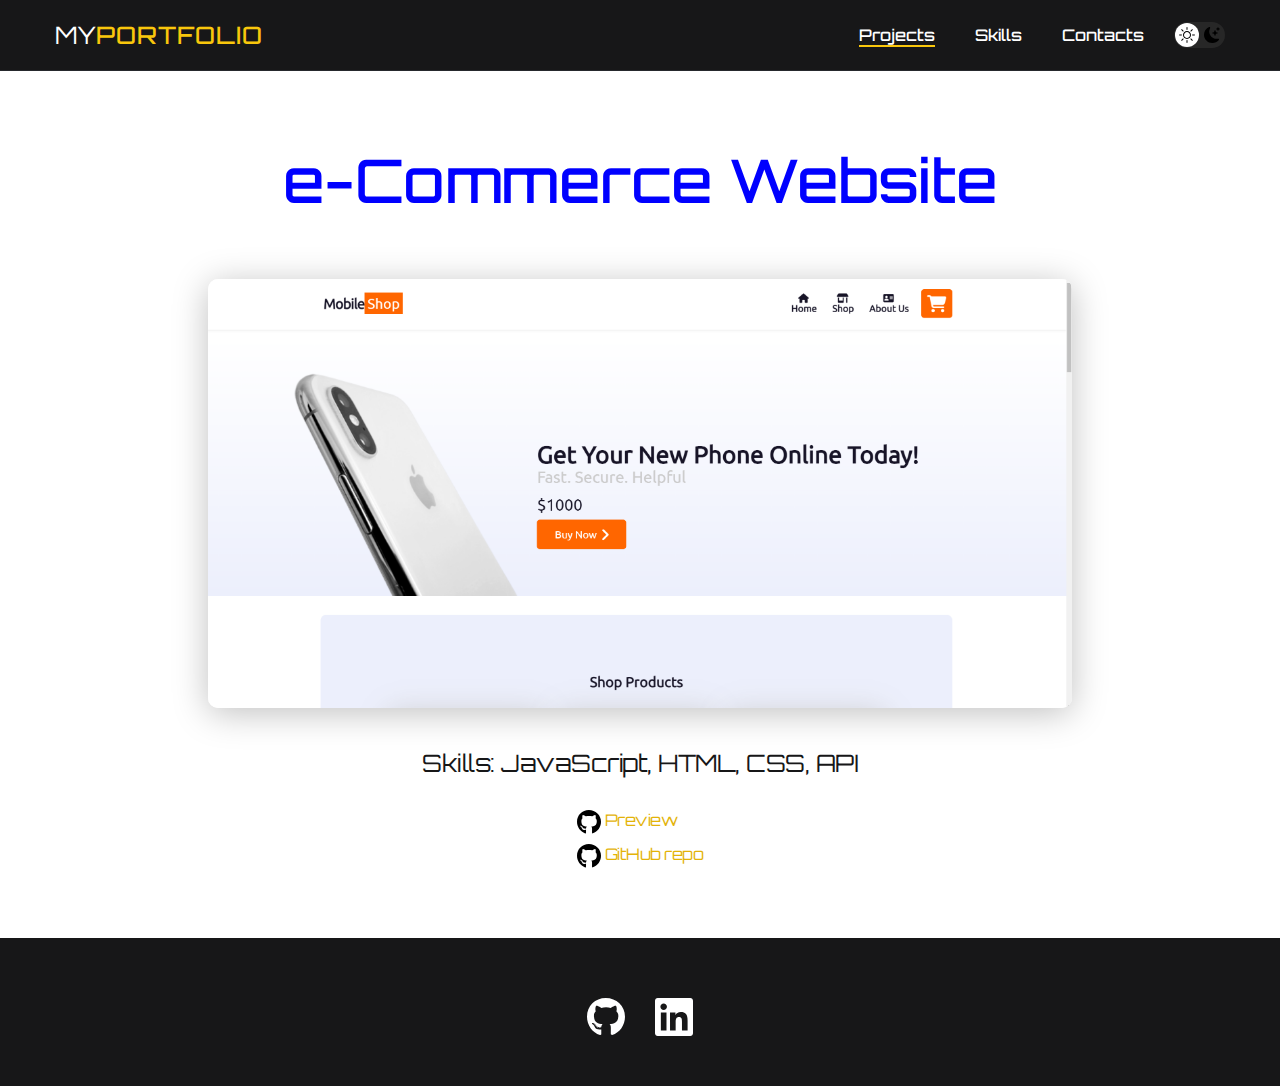
<file: project-page-7.html>
<!DOCTYPE html>
<html lang="en">
  <head>
    <meta charset="UTF-8" />
    <meta http-equiv="X-UA-Compatible" content="IE=edge" />
    <meta name="viewport" content="width=device-width, initial-scale=1.0" />
    <title>My portfolio</title>
    <link rel="stylesheet" href="./css/main.css" />
    <link rel="preconnect" href="https://fonts.googleapis.com" />
    <link rel="preconnect" href="https://fonts.gstatic.com" crossorigin />
    <link
      href="https://fonts.googleapis.com/css2?family=Orbitron:wght@500&display=swap"
      rel="stylesheet"
    />
    <link rel="preconnect" href="https://fonts.googleapis.com" />
    <link rel="preconnect" href="https://fonts.gstatic.com" crossorigin />
    <link
      href="https://fonts.googleapis.com/css2?family=Roboto:wght@300&display=swap"
      rel="stylesheet"
    />
    <link
      rel="stylesheet"
      href="https://cdnjs.cloudflare.com/ajax/libs/font-awesome/6.2.1/css/all.min.css"
    />
  </head>
  <body>
    <nav class="nav">
      <div class="container">
        <div class="nav-row">
          <a href="./index.html" class="logo">MY<strong>portfolio</strong></a>

          <button class="dark-mode-btn">
            <img
              src="./img/icons/sun.svg"
              alt="Light mode"
              class="dark-mode-btn__icon"
            />
            <img
              src="./img/icons/moon.svg"
              alt="Dark mode"
              class="dark-mode-btn__icon"
            />
          </button>

          <ul class="nav-list">
            <li class="nav-list__item">
              <a
                href="./index.html"
                class="nav-list__link nav-list__link--active"
                >Projects</a
              >
            </li>
            <li class="nav-list__item">
              <a href="./skills.html" class="nav-list__link">Skills</a>
            </li>
            <li class="nav-list__item">
              <a href="./contacts.html" class="nav-list__link">Contacts</a>
            </li>
          </ul>
        </div>
      </div>
    </nav>

    <main class="section">
      <div class="container">
        <div class="project-details">
          <h1 class="title-1">e-Commerce Website</h1>

          <img
            src="./img/projects/1new.png"
            alt=""
            class="project-details__cover"
          />

          <div class="project-details__desc">
            <p>Skills: JavaScript, HTML, CSS, API</p>
          </div>

          <div class="github-links">
            <a
              href="https://igorpredko.github.io/e-Commerce-Website/"
              class="btn-outline"
            >
              <img src="./img/icons/gitHub-black.svg" alt="" />
              Preview
            </a>

            <a
              href="https://github.com/IgorPredko/e-Commerce-Website"
              class="btn-outline"
            >
              <img src="./img/icons/gitHub-black.svg" alt="" />
              GitHub repo
            </a>
          </div>
        </div>
      </div>
    </main>

    <footer class="footer">
      <div class="container">
        <div class="footer__wrapper">
          <ul class="social">
            <li class="social__item">
              <a href="https://github.com/IgorPredko"
                ><img src="./img/icons/gitHub.svg" alt="Link"
              /></a>
            </li>
            <li class="social__item">
              <a href="https://www.linkedin.com/in/igor-predko-539ab0262/"
                ><img src="./img/icons/linkedIn.svg" alt="Link"
              /></a>
            </li>
          </ul>
        </div>
      </div>
    </footer>

    <script src="./js/main.js"></script>
  </body>
</html>
</file>
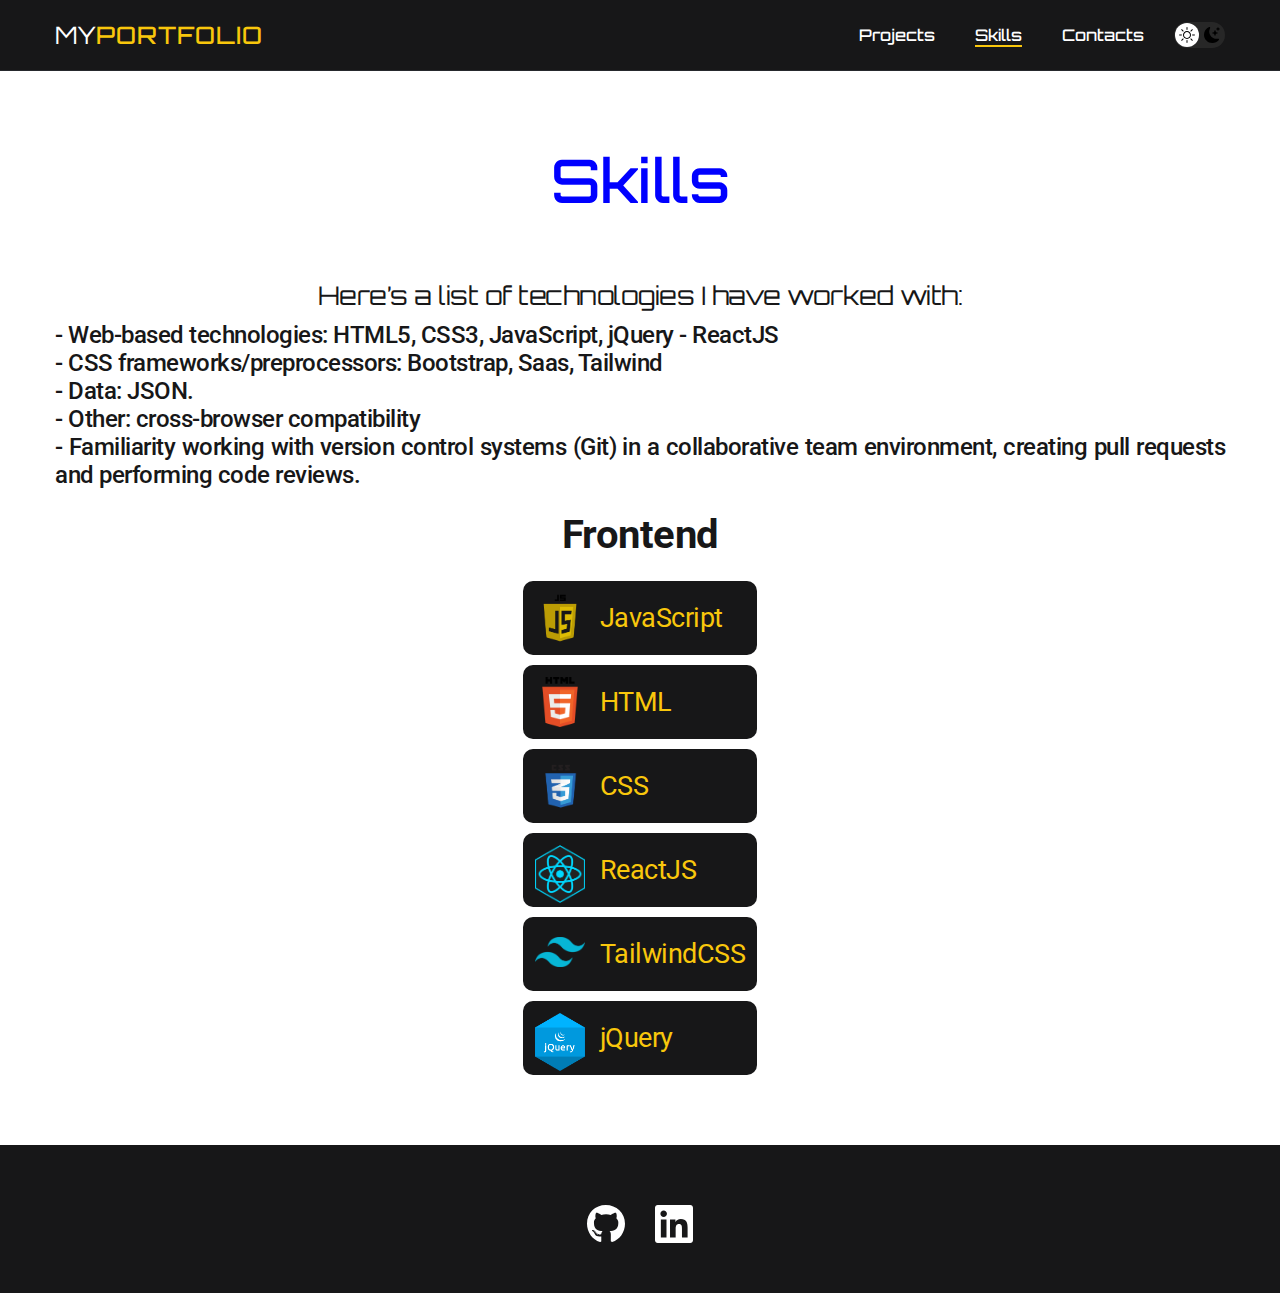
<file: skills.html>
<!DOCTYPE html>
<html lang="en">
  <head>
    <meta charset="UTF-8" />
    <meta http-equiv="X-UA-Compatible" content="IE=edge" />
    <meta name="viewport" content="width=device-width, initial-scale=1.0" />
    <title>My portfolio</title>
    <link rel="stylesheet" href="./css/main.css" />
    <link rel="preconnect" href="https://fonts.googleapis.com" />
    <link rel="preconnect" href="https://fonts.gstatic.com" crossorigin />
    <link
      href="https://fonts.googleapis.com/css2?family=Orbitron:wght@500&display=swap"
      rel="stylesheet"
    />
    <link rel="preconnect" href="https://fonts.googleapis.com" />
    <link rel="preconnect" href="https://fonts.gstatic.com" crossorigin />
    <link
      href="https://fonts.googleapis.com/css2?family=Roboto:wght@300&display=swap"
      rel="stylesheet"
    />
    <link
      rel="stylesheet"
      href="https://cdnjs.cloudflare.com/ajax/libs/font-awesome/6.2.1/css/all.min.css"
    />
  </head>
  <body>
    <nav class="nav">
      <div class="container">
        <div class="nav-row">
          <a href="./index.html" class="logo">MY<strong>portfolio</strong></a>

          <button class="dark-mode-btn">
            <img
              src="./img/icons/sun.svg"
              alt="Light mode"
              class="dark-mode-btn__icon"
            />
            <img
              src="./img/icons/moon.svg"
              alt="Dark mode"
              class="dark-mode-btn__icon"
            />
          </button>

          <ul class="nav-list">
            <li class="nav-list__item">
              <a href="./index.html" class="nav-list__link">Projects</a>
            </li>
            <li class="nav-list__item">
              <a
                href="./skills.html"
                class="nav-list__link nav-list__link--active"
                >Skills</a
              >
            </li>
            <li class="nav-list__item">
              <a href="./contacts.html" class="nav-list__link">Contacts</a>
            </li>
          </ul>
        </div>
      </div>
    </nav>

    <main class="section">
      <div class="container">
        <h1 class="title-1">Skills</h1>
        <h2 class="skills-title">
          Here’s a list of technologies I have worked with:
        </h2>
        <p class="skills-about">
          - Web-based technologies: HTML5, CSS3, JavaScript, jQuery - ReactJS<br />
          - CSS frameworks/preprocessors: Bootstrap, Saas, Tailwind<br />
          - Data: JSON.<br />
          - Other: cross-browser compatibility<br />
          - Familiarity working with version control systems (Git) in a
          collaborative team environment, creating pull requests and performing
          code reviews.
        </p>

        <ul class="content-list">
          <li class="content-list__item">
            <h2 class="title-2">Frontend</h2>
            <div class="content-icons">
              <div class="content-icon">
                <img src="img/icons/JS.png" alt="" />
              </div>
              <div class="content-text">JavaScript</div>
            </div>
            <div class="content-icons">
              <div class="content-icon">
                <img src="img/icons/HTML.png" alt="" />
              </div>
              <div class="content-text">HTML</div>
            </div>
            <div class="content-icons">
              <div class="content-icon">
                <img src="img/icons/CSS.png" alt="" />
              </div>
              <div class="content-text">CSS</div>
            </div>
            <div class="content-icons">
              <div class="content-icon">
                <img src="img/icons/React.png" alt="" />
              </div>
              <div class="content-text">ReactJS</div>
            </div>
            <div class="content-icons">
              <div class="content-icon">
                <img src="img/icons/Tailwind.png" alt="" />
              </div>
              <div class="content-text">TailwindCSS</div>
            </div>
            <div class="content-icons">
              <div class="content-icon">
                <img src="img/icons/jQuery.png" alt="" />
              </div>
              <div class="content-text">jQuery</div>
            </div>
          </li>
        </ul>
      </div>
    </main>

    <footer class="footer">
      <div class="container">
        <div class="footer__wrapper">
          <ul class="social">
            <li class="social__item">
              <a href="https://github.com/IgorPredko"
                ><img src="./img/icons/gitHub.svg" alt="Link"
              /></a>
            </li>
            <li class="social__item">
              <a href="https://www.linkedin.com/in/igor-predko-539ab0262/"
                ><img src="./img/icons/linkedIn.svg" alt="Link"
              /></a>
            </li>
          </ul>
        </div>
      </div>
    </footer>

    <script src="./js/main.js"></script>
  </body>
</html>
</file>
<file: css/main.css>
@import "./reset.css";
@import url("https://fonts.googleapis.com/css2?family=DM+Sans:wght@400;500;700&family=Poppins:wght@400;500;700&display=swap");

/*
font-family: 'DM Sans', sans-serif;
font-family: 'Poppins', sans-serif;
*/

/* * {
    border: 1px solid red;
} */

:root {
  --blackpure: #000;
  --black: #171718;
  --black-border: #26292d;
  --white: #fff;
  --yellow: #f9c70c;

  --text-color: var(--black);

  --dark-bg: var(--black);
  --dark-border: var(--black-border);
  --header-text: var(--white);
  --accent: var(--yellow);

  /* Light mode */
  --page-bg: var(--white);
  --text-color: var(--black);

  /* --title-1: var(--accent); */
  --title-1: blue;
  --project-card-bg: var(--white);
  --project-card-text: var(--black);
  --box-shadow: 0px 5px 35px rgba(0, 0, 0, 0.25);
}

.dark {
  /* Dark mode */
  --page-bg: #252526;
  --text-color: var(--white);

  --title-1: var(--white);

  --project-card-bg: var(--black);
  --project-card-text: var(--white);
  --box-shadow: 0px 5px 35px rgba(0, 0, 0, 0.8);
}

html,
body {
  display: flex;
  flex-direction: column;
  min-height: 100vh;

  font-family: "Orbitron", sans-serif;
  letter-spacing: -0.5px;

  /* Light mode */
  background-color: var(--page-bg);
  color: var(--text-color);
}

/* General */

.container {
  margin: 0 auto;
  padding: 0 15px;
  max-width: 1200px;
}

.none {
  display: none !important;
}

.section {
  padding: 70px 0;
}

.title-1 {
  margin-bottom: 60px;

  font-size: 60px;
  font-weight: 500;
  line-height: 1.3;
  color: var(--title-1);
  text-align: center;
}

.title-2 {
  margin-bottom: 20px;

  font-size: 40px;
  font-weight: 700;
  line-height: 1.3;
}

.myName {
  font-family: "Orbitron", sans-serif;
  font-weight: 300;
  padding: 10px;
}

.profileImg {
  max-width: 270px;
  max-height: 270px;
  border-radius: 10px;
  box-shadow: var(--box-shadow);
}

/* Nav */

.nav {
  padding: 20px 0;
  border-bottom: 1px solid var(--dark-border);
  background-color: var(--dark-bg);
  color: var(--header-text);
  letter-spacing: normal;
}

.nav-row {
  display: flex;
  justify-content: flex-end;
  align-items: center;
  column-gap: 30px;
  row-gap: 20px;
  flex-wrap: wrap;
}

.logo {
  margin-right: auto;
  color: var(--header-text);
  font-size: 24px;
  font-family: "Orbitron", sans-serif;
}

.logo strong {
  font-weight: 500;
  color: #f9c70c;
  text-transform: uppercase;
  letter-spacing: 1px;
}

.nav-list {
  display: flex;
  flex-wrap: wrap;
  row-gap: 10px;
  align-items: center;
  column-gap: 40px;
  font-size: 16px;
  font-weight: 500;
  font-family: "Orbitron", sans-serif;
}

.nav-list__link {
  color: var(--header-text);
  transition: opacity 0.2s ease-in;
}

.nav-list__link:hover {
  opacity: 0.8;
}

.nav-list__link--active {
  position: relative;
}

.nav-list__link--active::before {
  content: "";

  position: absolute;
  left: 0;
  top: 100%;

  display: block;
  height: 2px;
  width: 100%;
  background-color: var(--accent);
}

/* Dark mode btn */

.dark-mode-btn {
  order: 9;

  position: relative;
  display: flex;
  justify-content: space-between;

  width: 51px;
  height: 26px;
  padding: 5px;

  border-radius: 50px;
  background-color: #272727;
}

.dark-mode-btn::before {
  content: "";

  position: absolute;
  top: 1px;
  left: 1px;

  display: block;
  width: 24px;
  height: 24px;

  border-radius: 50%;
  background-color: var(--white);

  transition: left 0.2s ease-in;
}

.dark-mode-btn--active::before {
  left: 26px;
}

.dark-mode-btn__icon {
  position: relative;
  z-index: 9;
}

/* Header */

.header {
  padding: 40px 0;
  min-height: 695px;

  display: flex;
  justify-content: center;
  align-items: center;

  background-color: var(--dark-bg);
  background-image: url("./../img/header-bg.png");
  /* background-image: url("./../img/back.jpg"); */
  background-repeat: no-repeat;
  background-size: auto;
  background-position: center center;

  color: var(--header-text);
  text-align: center;
}

.header__wrapper {
  padding: 0 15px;
  max-width: 660px;
}

.header__title {
  margin-bottom: 20px;
  font-size: 40px;
  font-weight: 700;
  line-height: 1.4;
  animation: fadeIn 4s ease-in;
}

@keyframes fadeIn {
  0% {
    opacity: 0;
  }
  100% {
    opacity: 100%;
  }
}

.header__title strong {
  font-size: 60px;
  font-weight: 700;
}

.header__title em {
  font-style: normal;
  color: var(--accent);
}

.header__text {
  margin-bottom: 40px;
  font-size: 18px;
  line-height: 1.333;
  animation: fadeIn 4s ease-in;
}

.header__text p + p {
  margin-top: 0.5em;
}

/* Btn */

.btn {
  display: inline-block;
  height: 48px;
  padding: 12px 28px;

  border-radius: 5px;
  background-color: #e3b308;
  color: var(--black);
  letter-spacing: 0.15px;
  font-size: 16px;
  font-weight: 500;

  transition: 0.2s ease-in;
}

.btn:hover {
  transform: scale(1.05);
  box-shadow: 0 0 35px #1e9bff;
}

.btn:active {
  transform: scale(1);
}

/* Projects  */

.projects {
  display: flex;
  justify-content: center;
  flex-wrap: wrap;
  column-gap: 30px;
  row-gap: 30px;
}

.project {
  max-width: 370px;
  background-color: var(--project-card-bg);
  box-shadow: var(--box-shadow);
  border-radius: 10px;
  transition: 0.2s ease-in;
}

.project:hover {
  transform: scale(1.05);
}

.hover-dark:hover {
  box-shadow: 0 0 35px #1e9bff;
}

.project__img {
  border-top-left-radius: 10px;
  border-top-right-radius: 10px;
  height: 70%;
  width: 100%;
  /* height: 80%; */
}

.project__title {
  margin-top: 10px;
  text-align: center;
  padding: 15px 20px 25px;
  font-weight: 300;
  font-size: 24px;
  line-height: 1.3;
  color: var(--project-card-text);
}

/* Project details */

.project-details {
  margin: 0 auto;
  max-width: 865px;

  display: flex;
  flex-direction: column;
  align-items: center;

  text-align: center;
}

.project-details__cover {
  max-width: 100%;
  margin-bottom: 40px;

  box-shadow: 0px 5px 35px rgba(0, 0, 0, 0.25);
  border-radius: 10px;
}

.project-details__desc {
  margin-bottom: 30px;

  font-weight: 300;
  font-size: 24px;
  line-height: 1.3;
}

/* Content list */

.content-list {
  margin: 0 auto;
  max-width: 570px;
  display: flex;
  flex-direction: column;
  align-items: center;
  row-gap: 40px;
  text-align: center;
  font-family: "Roboto", sans-serif;
}

.content-list a {
  color: var(--accent);
}

.content-list__item {
  font-size: 18px;
  line-height: 1.5;
}

.content-list__item p + p {
  margin-top: 0.5em;
}

/* Footer */

.footer {
  margin-top: auto;
  padding: 60px 0 50px;
  background-color: var(--dark-bg);
  color: var(--header-text);
}

.footer__wrapper {
  display: flex;
  flex-direction: column;
  align-items: center;
  row-gap: 27px;
}

.social {
  display: flex;
  column-gap: 30px;
  align-items: center;
}

.social__item {
  transition: 0.2s ease-in;
}

.social__item:hover {
  border-radius: 50%;
  box-shadow: 0 0 35px #1e9bff;
}

@media (max-width: 620px) {
  /* Header  */

  .header {
    min-height: unset;
  }

  .header__title {
    font-size: 30px;
  }

  .header__title strong {
    font-size: 40px;
  }

  /* Nav */

  .nav-row {
    justify-content: space-between;
  }

  .dark-mode-btn {
    order: 0;
  }

  /* General */

  .section {
    padding: 40px 0;
  }

  .title-1 {
    margin-bottom: 30px;
    font-size: 40px;
  }

  .title-2 {
    margin-bottom: 10px;
    font-size: 30px;
  }

  /* Projects */

  .project__title {
    font-size: 22px;
  }

  /* Project page */

  .project-details__desc {
    margin-bottom: 20px;
    font-size: 22px;
  }

  /* Content List */

  .content-list {
    row-gap: 20px;
  }

  .content-list__item {
    font-size: 16px;
  }

  /* Footer */

  .footer {
    padding: 40px 0 30px;
  }

  .footer__wrapper {
    row-gap: 20px;
  }

  /* Social */

  .social {
    column-gap: 20px;
  }

  .social__item {
    width: 28px;
  }

  .profileImg {
    max-width: 250px;
    max-height: 250px;
  }
}

/* skills */
.content-icons {
  display: flex;
  flex-direction: row;
  text-align: center;
  align-items: center;
  gap: 10px;
  margin-top: 10px;
  padding: 12px;
  border-radius: 10px;
  background: var(--dark-bg);
}

.content-icons:nth-child(6) .content-icon img {
  margin-top: 8px;
}

.content-icons:nth-child(5) .content-icon img,
.content-icons:nth-child(7) .content-icon img {
  margin-bottom: 18px;
}

.content-icon {
  height: 50px;
  width: 50px;
  margin-right: 5px;
}

.content-icon::nth-child(5) {
  height: 100px;
}

.content-text {
  font-size: 1.5em;
  color: var(--accent);
}

/* update*/
.skills-title {
  text-align: center;
  font-size: 1.6em;
  margin-bottom: 10px;
}

.skills-about {
  text-align: justify;
  margin-bottom: 20px;
  font-family: "Roboto", sans-serif;
  font-weight: 500;
  font-size: 1.5em;
}

.profile-info {
  font-weight: 300;
  font-size: 21px;
  line-height: 1.3;
  text-align: justify;
}

.github-links {
  display: flex;
  flex-direction: column;
  text-align: start;
  gap: 10px;
}

.btn-outline {
  color: #e3b308;
  transition: all 0.3s;
}

.btn-outline:hover {
  transform: scale(1.1);
}
</file>
